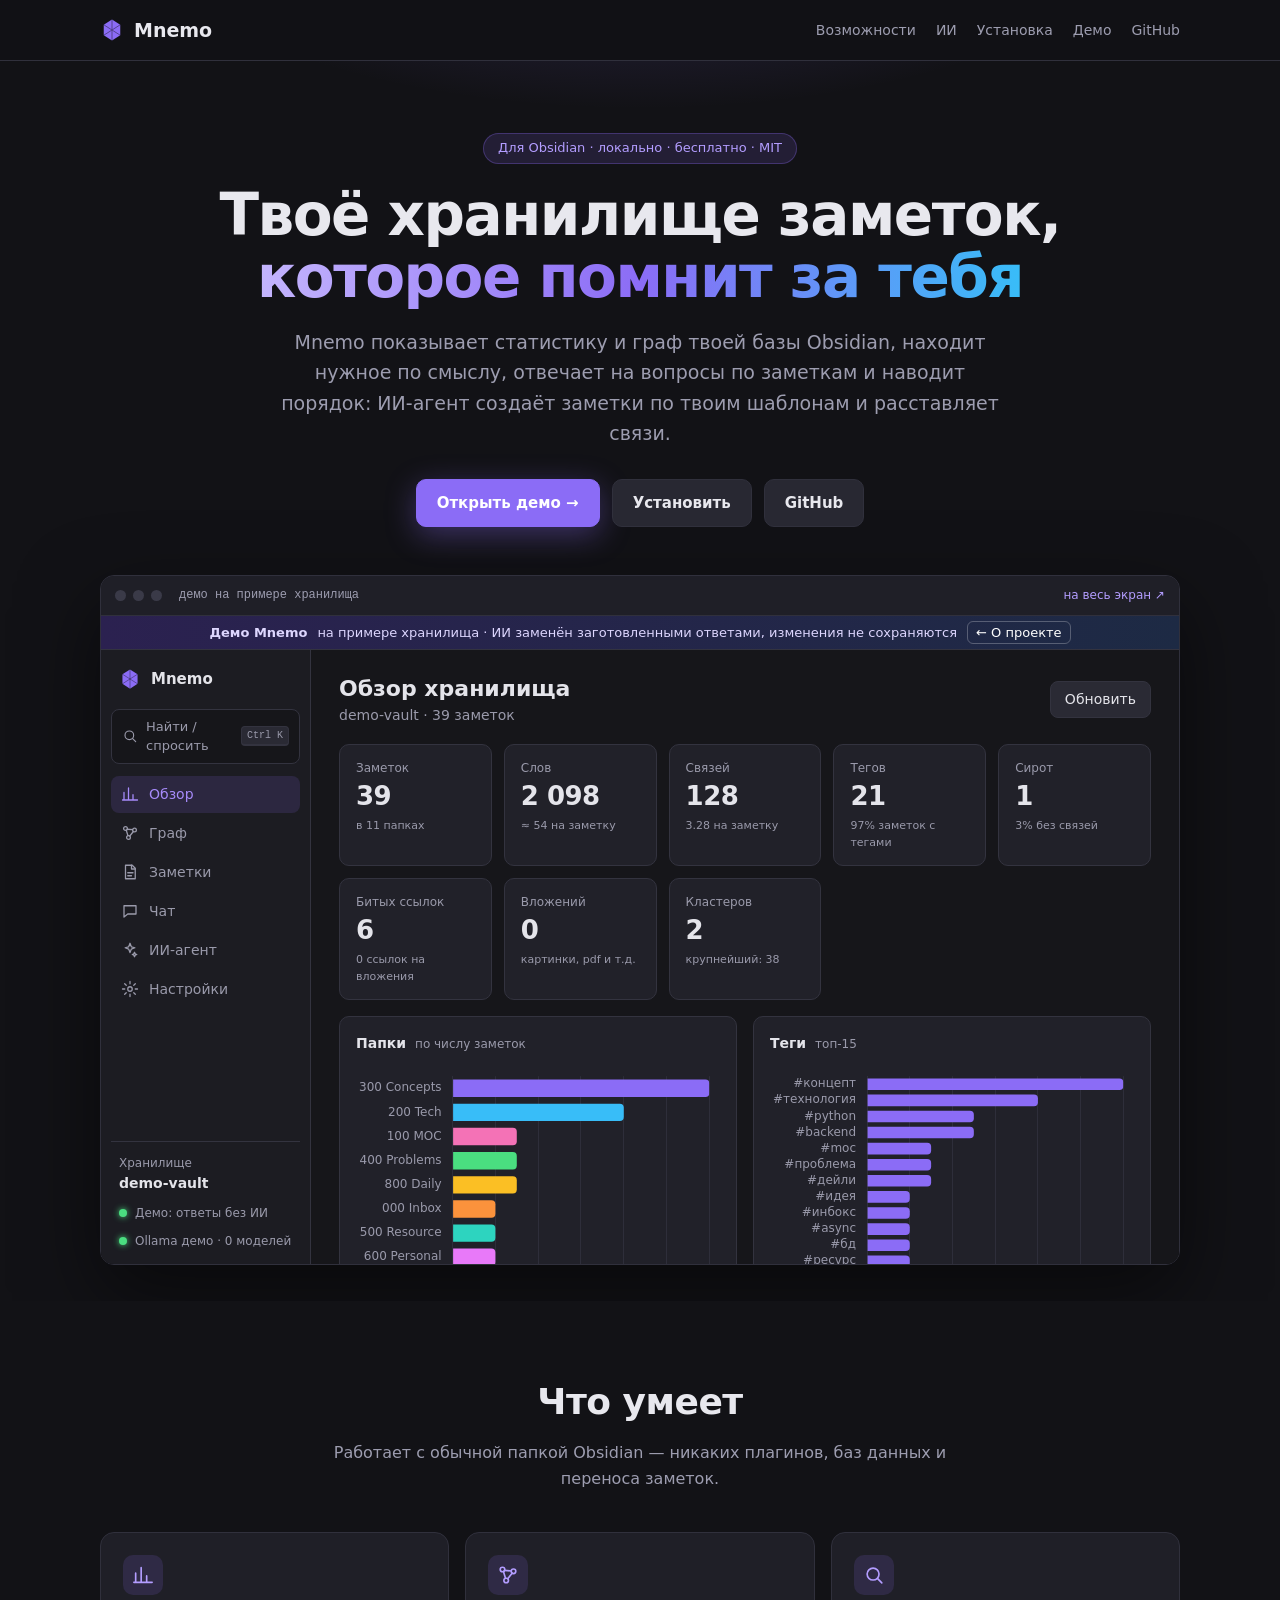
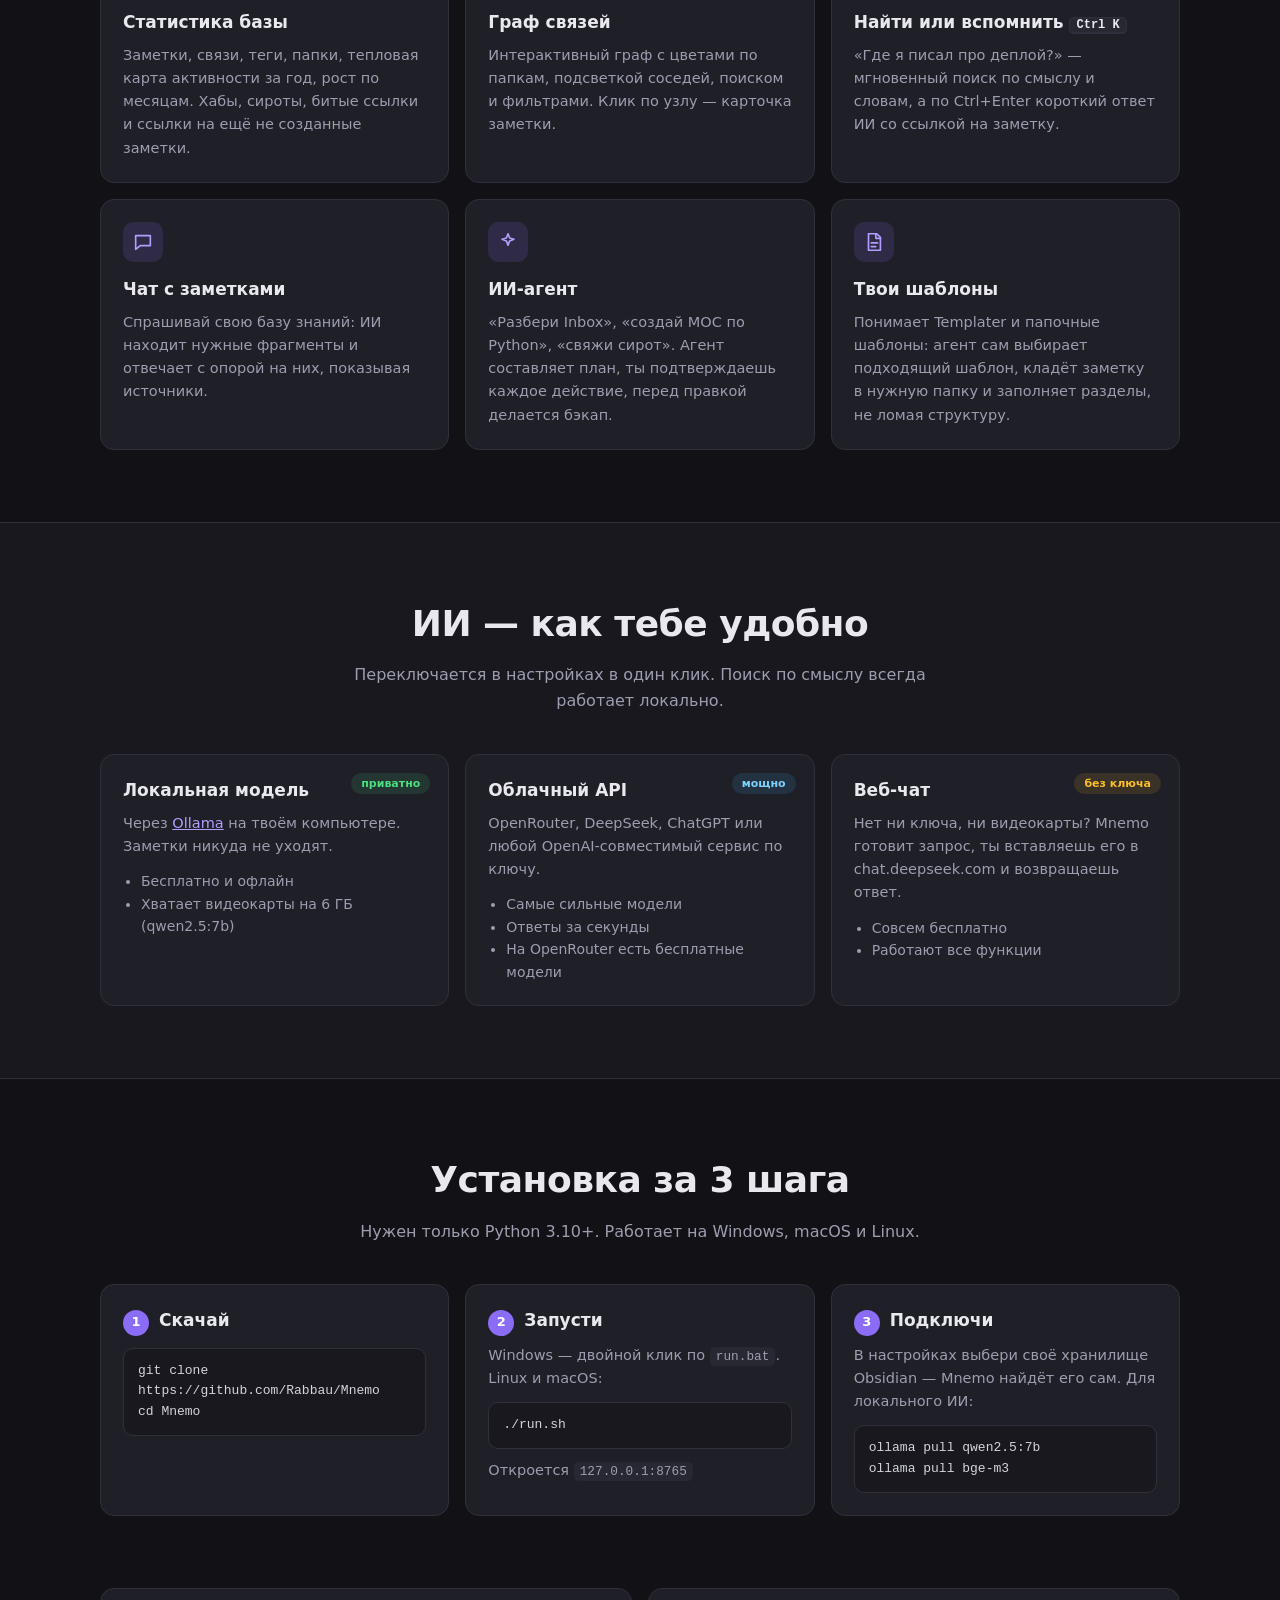
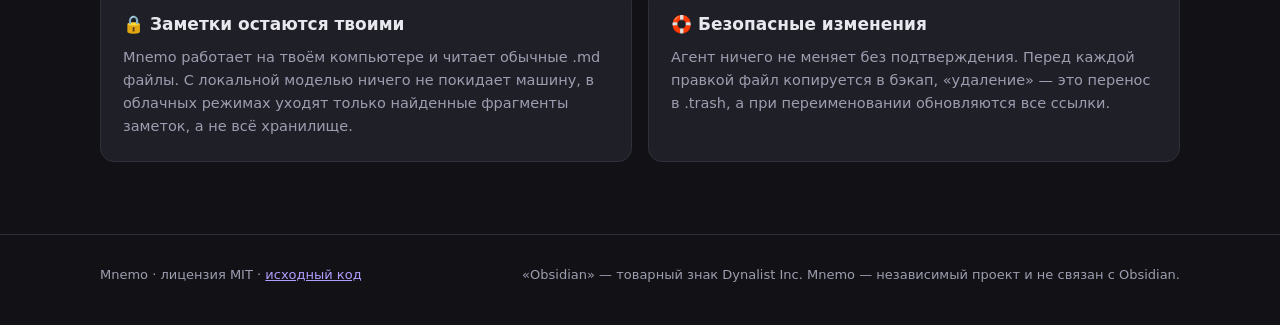
<file: docs/index.html>
<!doctype html>
<html lang="ru">
<head>
  <meta charset="utf-8">
  <meta name="viewport" content="width=device-width, initial-scale=1">
  <title>Mnemo — ИИ-помощник для хранилища Obsidian</title>
  <meta name="description" content="Mnemo — локальное приложение для заметок Obsidian: статистика, граф, поиск по смыслу, чат с заметками и ИИ-агент, который работает с твоими шаблонами.">
  <link rel="icon" href="data:image/svg+xml,<svg xmlns='http://www.w3.org/2000/svg' viewBox='0 0 32 32'><path d='M16 2 27 9v14l-11 7-11-7V9z' fill='%238b6cf6'/></svg>">
  <style>
    :root {
      --bg: #121216; --bg-2: #18181e; --panel: #1f1f27; --panel-2: #282832; --border: #30303c;
      --text: #e8e8ee; --muted: #9d9db0; --accent: #8b6cf6; --accent-2: #b39dff; --accent-bg: rgba(139,108,246,.14);
      --ok: #4ade80; --warn: #fbbf24; --radius: 14px;
      --font: "Segoe UI", system-ui, -apple-system, Roboto, sans-serif;
      --mono: "Cascadia Code", Consolas, ui-monospace, monospace;
    }
    * { box-sizing: border-box; }
    html { scroll-behavior: smooth; }
    body { margin: 0; background: var(--bg); color: var(--text); font: 16px/1.6 var(--font); }
    a { color: var(--accent-2); }
    code { font-family: var(--mono); font-size: .88em; background: var(--panel-2); padding: 2px 6px; border-radius: 5px; }
    .wrap { max-width: 1120px; margin: 0 auto; padding: 0 20px; }

    /* nav */
    nav { position: sticky; top: 0; z-index: 10; background: rgba(18,18,22,.85); backdrop-filter: blur(10px); border-bottom: 1px solid var(--border); }
    nav .wrap { display: flex; align-items: center; gap: 22px; height: 60px; }
    .logo { display: flex; align-items: center; gap: 10px; font-weight: 700; font-size: 19px; color: var(--text); text-decoration: none; }
    nav .links { display: flex; gap: 20px; margin-left: auto; }
    nav .links a { color: var(--muted); text-decoration: none; font-size: 14px; }
    nav .links a:hover { color: var(--text); }

    /* buttons */
    .btn { display: inline-flex; align-items: center; gap: 8px; padding: 11px 20px; border-radius: 10px; font-weight: 600; font-size: 15px;
      text-decoration: none; border: 1px solid var(--border); background: var(--panel-2); color: var(--text); transition: .15s; }
    .btn:hover { border-color: #4a4a5c; transform: translateY(-1px); }
    .btn.primary { background: var(--accent); border-color: var(--accent); color: #fff; box-shadow: 0 8px 30px rgba(139,108,246,.35); }
    .btn.primary:hover { background: #7c5ce8; }

    /* hero */
    .hero { padding: 72px 0 36px; text-align: center; position: relative; overflow: hidden; }
    .hero::before { content: ""; position: absolute; inset: -40% -10% auto; height: 640px; z-index: -1;
      background: radial-gradient(closest-side, rgba(139,108,246,.28), transparent 70%); }
    .pill { display: inline-block; font-size: 13px; color: var(--accent-2); background: var(--accent-bg); border: 1px solid rgba(139,108,246,.3);
      border-radius: 999px; padding: 4px 14px; margin-bottom: 20px; }
    h1 { font-size: clamp(34px, 6vw, 58px); line-height: 1.08; margin: 0 0 18px; letter-spacing: -1.5px; }
    h1 .grad { background: linear-gradient(90deg, #c4b5fd, #8b6cf6 50%, #38bdf8); -webkit-background-clip: text; background-clip: text; color: transparent; }
    .lead { font-size: clamp(16px, 2.2vw, 19px); color: var(--muted); max-width: 720px; margin: 0 auto 30px; }
    .cta { display: flex; gap: 12px; justify-content: center; flex-wrap: wrap; }

    /* live demo frame */
    .frame { margin: 48px auto 0; max-width: 1100px; border: 1px solid var(--border); border-radius: var(--radius); overflow: hidden;
      background: var(--bg-2); box-shadow: 0 30px 80px rgba(0,0,0,.5); text-align: left; }
    .frame-bar { display: flex; align-items: center; gap: 7px; padding: 10px 14px; border-bottom: 1px solid var(--border); background: var(--panel); }
    .frame-bar i { width: 11px; height: 11px; border-radius: 50%; background: #3a3a48; }
    .frame-bar span { margin-left: 10px; font-size: 12px; color: var(--muted); font-family: var(--mono); }
    .frame-bar a { margin-left: auto; font-size: 12px; text-decoration: none; }
    .frame iframe { display: block; width: 100%; height: min(72vh, 720px); border: 0; background: var(--bg); }

    /* sections */
    section { padding: 72px 0; }
    section h2 { font-size: clamp(26px, 4vw, 36px); margin: 0 0 10px; letter-spacing: -.5px; text-align: center; }
    section .sub { text-align: center; color: var(--muted); max-width: 640px; margin: 0 auto 40px; }
    .grid { display: grid; grid-template-columns: repeat(3, minmax(0, 1fr)); gap: 16px; }
    .card { background: var(--panel); border: 1px solid var(--border); border-radius: var(--radius); padding: 22px; }
    .card .ico { width: 40px; height: 40px; border-radius: 10px; display: grid; place-items: center; background: var(--accent-bg); color: var(--accent-2); margin-bottom: 14px; }
    .card .ico svg { width: 22px; height: 22px; fill: none; stroke: currentColor; stroke-width: 1.8; stroke-linecap: round; stroke-linejoin: round; }
    .card h3 { margin: 0 0 8px; font-size: 17px; }
    .card p { margin: 0; color: var(--muted); font-size: 14.5px; }
    .kbd { font-family: var(--mono); font-size: 12px; border: 1px solid var(--border); border-bottom-width: 2px; border-radius: 5px; padding: 0 6px; background: var(--panel-2); }

    .modes .card { position: relative; }
    .modes .tag { position: absolute; top: 18px; right: 18px; font-size: 11px; font-weight: 700; border-radius: 999px; padding: 2px 10px; }
    .tag.free { background: rgba(74,222,128,.12); color: var(--ok); }
    .tag.fast { background: rgba(56,189,248,.12); color: #7dd3fc; }
    .tag.easy { background: rgba(251,191,36,.12); color: var(--warn); }
    .modes ul { margin: 12px 0 0; padding-left: 18px; color: var(--muted); font-size: 14px; }

    .steps { display: grid; grid-template-columns: repeat(3, minmax(0, 1fr)); gap: 16px; counter-reset: s; }
    .step { counter-increment: s; }
    .step h3::before { content: counter(s); display: inline-grid; place-items: center; width: 26px; height: 26px; border-radius: 50%;
      background: var(--accent); color: #fff; font-size: 13px; margin-right: 10px; }
    /* commands wrap instead of scrolling: narrow cards would otherwise show a (light, native) scrollbar */
    pre { background: var(--bg-2); border: 1px solid var(--border); border-radius: 10px; padding: 12px 14px;
      white-space: pre-wrap; overflow-wrap: anywhere; font: 13px/1.6 var(--mono); color: #d4d4de; margin: 12px 0 0; }
    html { color-scheme: dark; }

    .privacy { display: grid; grid-template-columns: repeat(2, minmax(0, 1fr)); gap: 16px; }
    .privacy .card p + p { margin-top: 8px; }

    footer { border-top: 1px solid var(--border); padding: 30px 0 40px; color: var(--muted); font-size: 13px; }
    footer .wrap { display: flex; gap: 16px; flex-wrap: wrap; justify-content: space-between; }

    @media (max-width: 900px) {
      .grid, .steps { grid-template-columns: repeat(2, minmax(0, 1fr)); }
    }
    @media (max-width: 640px) {
      nav .links { display: none; }
      .grid, .steps, .privacy { grid-template-columns: minmax(0, 1fr); }
      .hero { padding-top: 48px; }
      section { padding: 52px 0; }
      .frame iframe { height: 70vh; }
    }
  </style>
</head>
<body>
<nav>
  <div class="wrap">
    <a class="logo" href="#"><svg viewBox="0 0 32 32" width="24" height="24"><path d="M16 2 27 9v14l-11 7-11-7V9z" fill="#8b6cf6"/><path d="M16 2v28M5 9l22 14M27 9 5 23" stroke="#121216" stroke-width="1.2" opacity=".5"/></svg>Mnemo</a>
    <div class="links">
      <a href="#features">Возможности</a>
      <a href="#modes">ИИ</a>
      <a href="#install">Установка</a>
      <a href="demo/">Демо</a>
      <a data-repo href="https://github.com/Rabbau/Mnemo">GitHub</a>
    </div>
  </div>
</nav>

<header class="hero">
  <div class="wrap">
    <div class="pill">Для Obsidian · локально · бесплатно · MIT</div>
    <h1>Твоё хранилище заметок,<br><span class="grad">которое помнит за тебя</span></h1>
    <p class="lead">Mnemo показывает статистику и граф твоей базы Obsidian, находит нужное по смыслу, отвечает на вопросы по заметкам и наводит порядок: ИИ-агент создаёт заметки по твоим шаблонам и расставляет связи.</p>
    <div class="cta">
      <a class="btn primary" href="demo/">Открыть демо →</a>
      <a class="btn" href="#install">Установить</a>
      <a class="btn" data-repo href="https://github.com/Rabbau/Mnemo">GitHub</a>
    </div>
    <div class="frame">
      <div class="frame-bar"><i></i><i></i><i></i><span>демо на примере хранилища</span><a href="demo/" target="_blank" rel="noopener">на весь экран ↗</a></div>
      <iframe src="demo/" title="Живое демо Mnemo" loading="lazy"></iframe>
    </div>
  </div>
</header>

<section id="features">
  <div class="wrap">
    <h2>Что умеет</h2>
    <p class="sub">Работает с обычной папкой Obsidian — никаких плагинов, баз данных и переноса заметок.</p>
    <div class="grid">
      <div class="card"><div class="ico"><svg viewBox="0 0 24 24"><path d="M4 20V10M10 20V4M16 20v-7M22 20H2"/></svg></div>
        <h3>Статистика базы</h3><p>Заметки, связи, теги, папки, тепловая карта активности за год, рост по месяцам. Хабы, сироты, битые ссылки и ссылки на ещё не созданные заметки.</p></div>
      <div class="card"><div class="ico"><svg viewBox="0 0 24 24"><circle cx="6" cy="6" r="2.5"/><circle cx="18" cy="8" r="2.5"/><circle cx="10" cy="18" r="2.5"/><path d="M8.2 7 15.6 7.6M7 8.3l2.3 7.3M16.5 10 11.7 16"/></svg></div>
        <h3>Граф связей</h3><p>Интерактивный граф с цветами по папкам, подсветкой соседей, поиском и фильтрами. Клик по узлу — карточка заметки.</p></div>
      <div class="card"><div class="ico"><svg viewBox="0 0 24 24"><circle cx="11" cy="11" r="6.5"/><path d="m16 16 4.5 4.5"/></svg></div>
        <h3>Найти или вспомнить <span class="kbd">Ctrl K</span></h3><p>«Где я писал про деплой?» — мгновенный поиск по смыслу и словам, а по Ctrl+Enter короткий ответ ИИ со ссылкой на заметку.</p></div>
      <div class="card"><div class="ico"><svg viewBox="0 0 24 24"><path d="M4 5h16v11H9l-5 4z"/></svg></div>
        <h3>Чат с заметками</h3><p>Спрашивай свою базу знаний: ИИ находит нужные фрагменты и отвечает с опорой на них, показывая источники.</p></div>
      <div class="card"><div class="ico"><svg viewBox="0 0 24 24"><path d="M12 3l1.8 4.7L18.5 9l-4.7 1.8L12 15.5l-1.8-4.7L5.5 9l4.7-1.3z"/></svg></div>
        <h3>ИИ-агент</h3><p>«Разбери Inbox», «создай MOC по Python», «свяжи сирот». Агент составляет план, ты подтверждаешь каждое действие, перед правкой делается бэкап.</p></div>
      <div class="card"><div class="ico"><svg viewBox="0 0 24 24"><path d="M6 3h9l4 4v14H6z"/><path d="M14 3v5h5M9 13h7M9 17h5"/></svg></div>
        <h3>Твои шаблоны</h3><p>Понимает Templater и папочные шаблоны: агент сам выбирает подходящий шаблон, кладёт заметку в нужную папку и заполняет разделы, не ломая структуру.</p></div>
    </div>
  </div>
</section>

<section id="modes" style="background: var(--bg-2); border-block: 1px solid var(--border);">
  <div class="wrap">
    <h2>ИИ — как тебе удобно</h2>
    <p class="sub">Переключается в настройках в один клик. Поиск по смыслу всегда работает локально.</p>
    <div class="grid modes">
      <div class="card"><span class="tag free">приватно</span><h3>Локальная модель</h3>
        <p>Через <a href="https://ollama.com" target="_blank" rel="noopener">Ollama</a> на твоём компьютере. Заметки никуда не уходят.</p>
        <ul><li>Бесплатно и офлайн</li><li>Хватает видеокарты на 6 ГБ (qwen2.5:7b)</li></ul></div>
      <div class="card"><span class="tag fast">мощно</span><h3>Облачный API</h3>
        <p>OpenRouter, DeepSeek, ChatGPT или любой OpenAI-совместимый сервис по ключу.</p>
        <ul><li>Самые сильные модели</li><li>Ответы за секунды</li><li>На OpenRouter есть бесплатные модели</li></ul></div>
      <div class="card"><span class="tag easy">без ключа</span><h3>Веб-чат</h3>
        <p>Нет ни ключа, ни видеокарты? Mnemo готовит запрос, ты вставляешь его в chat.deepseek.com и возвращаешь ответ.</p>
        <ul><li>Совсем бесплатно</li><li>Работают все функции</li></ul></div>
    </div>
  </div>
</section>

<section id="install">
  <div class="wrap">
    <h2>Установка за 3 шага</h2>
    <p class="sub">Нужен только Python 3.10+. Работает на Windows, macOS и Linux.</p>
    <div class="steps">
      <div class="card step"><h3>Скачай</h3>
        <pre>git clone <span data-repo-text>https://github.com/Rabbau/Mnemo</span>
cd Mnemo</pre></div>
      <div class="card step"><h3>Запусти</h3>
        <p>Windows — двойной клик по <code>run.bat</code>. Linux и macOS:</p>
        <pre>./run.sh</pre>
        <p style="margin-top:10px">Откроется <code>127.0.0.1:8765</code></p></div>
      <div class="card step"><h3>Подключи</h3>
        <p>В настройках выбери своё хранилище Obsidian — Mnemo найдёт его сам. Для локального ИИ:</p>
        <pre>ollama pull qwen2.5:7b
ollama pull bge-m3</pre></div>
    </div>
  </div>
</section>

<section style="padding-top: 0;">
  <div class="wrap privacy">
    <div class="card"><h3>🔒 Заметки остаются твоими</h3>
      <p>Mnemo работает на твоём компьютере и читает обычные .md файлы. С локальной моделью ничего не покидает машину, в облачных режимах уходят только найденные фрагменты заметок, а не всё хранилище.</p></div>
    <div class="card"><h3>🛟 Безопасные изменения</h3>
      <p>Агент ничего не меняет без подтверждения. Перед каждой правкой файл копируется в бэкап, «удаление» — это перенос в .trash, а при переименовании обновляются все ссылки.</p></div>
  </div>
</section>

<footer>
  <div class="wrap">
    <span>Mnemo · лицензия MIT · <a data-repo href="https://github.com/Rabbau/Mnemo">исходный код</a></span>
    <span>«Obsidian» — товарный знак Dynalist Inc. Mnemo — независимый проект и не связан с Obsidian.</span>
  </div>
</footer>

<script>
  // Адрес репозитория на GitHub — поменяй на свой, и он подставится во все ссылки на странице.
  const REPO_URL = "https://github.com/Rabbau/Mnemo";
  document.querySelectorAll("[data-repo]").forEach((a) => (a.href = REPO_URL));
  document.querySelectorAll("[data-repo-text]").forEach((s) => (s.textContent = REPO_URL));
</script>
</body>
</html>
</file>
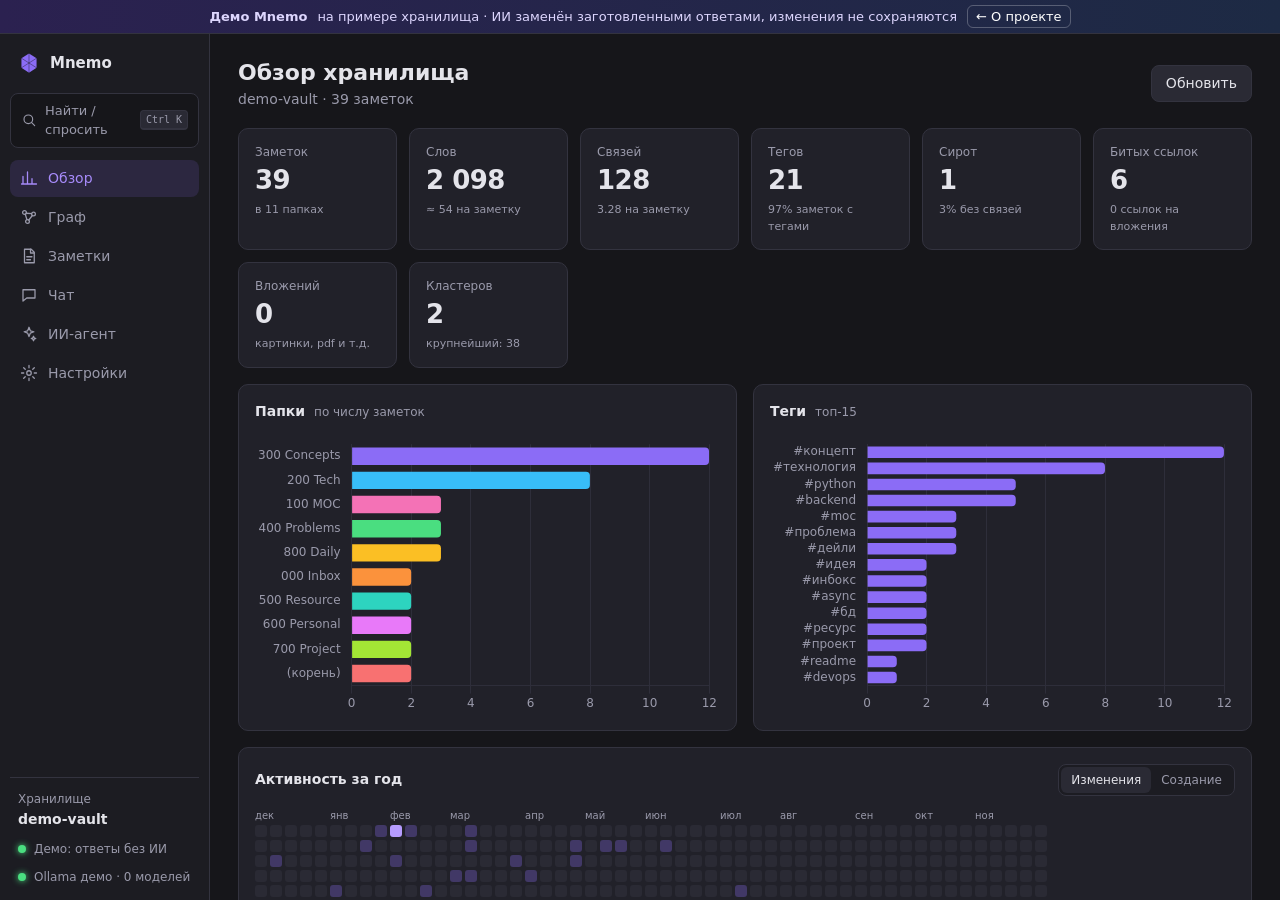
<file: docs/demo/index.html>
<!doctype html>
<html lang="ru">
<head>
  <meta charset="utf-8">
  <meta name="viewport" content="width=device-width, initial-scale=1">
  <title>Mnemo — демо</title>
  <link rel="icon" href="data:image/svg+xml,<svg xmlns='http://www.w3.org/2000/svg' viewBox='0 0 32 32'><path d='M16 2 27 9v14l-11 7-11-7V9z' fill='%238b6cf6'/></svg>">
  <link rel="stylesheet" href="style.css">
  <link rel="stylesheet" href="demo.css">
  <script src="vendor/chart.umd.min.js"></script>
  <script src="vendor/force-graph.min.js"></script>
  <script src="vendor/marked.min.js"></script>
  <script src="vendor/purify.min.js"></script>
</head>
<body class="demo">
<div class="demo-banner">
  <b>Демо Mnemo</b> на примере хранилища · ИИ заменён заготовленными ответами, изменения не сохраняются
  <a href="../" target="_top">← О проекте</a>
</div>
<div class="app">
  <aside class="sidebar">
    <div class="brand">
      <svg viewBox="0 0 32 32" width="22" height="22"><path d="M16 2 27 9v14l-11 7-11-7V9z" fill="var(--accent)"/><path d="M16 2v28M5 9l22 14M27 9 5 23" stroke="var(--bg)" stroke-width="1.2" opacity=".5"/></svg>
      <span>Mnemo</span>
    </div>
    <button class="find-btn" id="btn-open-palette" title="Найти заметку или спросить ИИ">
      <svg viewBox="0 0 24 24"><circle cx="11" cy="11" r="6.5"/><path d="m16 16 4.5 4.5"/></svg>
      <span>Найти / спросить</span><kbd>Ctrl K</kbd>
    </button>
    <nav>
      <button class="nav-item active" data-view="dashboard">
        <svg viewBox="0 0 24 24"><path d="M4 20V10M10 20V4M16 20v-7M22 20H2"/></svg>Обзор</button>
      <button class="nav-item" data-view="graph">
        <svg viewBox="0 0 24 24"><circle cx="6" cy="6" r="2.5"/><circle cx="18" cy="8" r="2.5"/><circle cx="10" cy="18" r="2.5"/><path d="M8.2 7 15.6 7.6M7 8.3l2.3 7.3M16.5 10 11.7 16"/></svg>Граф</button>
      <button class="nav-item" data-view="notes">
        <svg viewBox="0 0 24 24"><path d="M6 3h9l4 4v14H6z"/><path d="M14 3v5h5M9 13h7M9 17h5"/></svg>Заметки</button>
      <button class="nav-item" data-view="chat">
        <svg viewBox="0 0 24 24"><path d="M4 5h16v11H9l-5 4z"/></svg>Чат</button>
      <button class="nav-item" data-view="tools">
        <svg viewBox="0 0 24 24"><path d="M12 3l1.8 4.7L18.5 9l-4.7 1.8L12 15.5l-1.8-4.7L5.5 9l4.7-1.3zM18 15l.9 2.1L21 18l-2.1.9L18 21l-.9-2.1L15 18l2.1-.9z"/></svg>ИИ-агент</button>
      <button class="nav-item" data-view="settings">
        <svg viewBox="0 0 24 24"><circle cx="12" cy="12" r="3"/><path d="M12 2v3M12 19v3M2 12h3M19 12h3M4.9 4.9 7 7M17 17l2.1 2.1M4.9 19.1 7 17M17 7l2.1-2.1"/></svg>Настройки</button>
    </nav>
    <div class="sidebar-footer">
      <div class="vault-label"><span class="muted small">Хранилище</span><div id="vault-name">не выбрано</div></div>
      <div class="status" title="Модель для чата"><span id="llm-dot" class="dot"></span><span id="llm-label">Чат…</span></div>
      <div class="status" title="Статус Ollama (поиск)"><span id="ollama-dot" class="dot"></span><span id="ollama-label">Ollama…</span></div>
    </div>
  </aside>

  <main>
    <!-- ============================== DASHBOARD -->
    <section id="view-dashboard" class="view active">
      <header class="view-header">
        <div><h1>Обзор хранилища</h1><div class="muted" id="dash-sub"></div></div>
        <button id="btn-refresh-stats" class="btn">Обновить</button>
      </header>
      <div id="dash-content">
        <div class="kpis" id="kpis"></div>
        <div class="grid-2">
          <div class="card"><h3>Папки <span class="muted small">по числу заметок</span></h3><div class="chart-box"><canvas id="chart-folders"></canvas></div></div>
          <div class="card"><h3>Теги <span class="muted small">топ-15</span></h3><div class="chart-box"><canvas id="chart-tags"></canvas></div></div>
        </div>
        <div class="card">
          <div class="card-head">
            <h3>Активность за год</h3>
            <div class="seg" id="heat-mode"><button data-mode="modified" class="active">Изменения</button><button data-mode="created">Создание</button></div>
          </div>
          <div id="heatmap" class="heatmap-wrap"></div>
        </div>
        <div class="grid-2">
          <div class="card"><h3>Рост базы <span class="muted small">по месяцам</span></h3><div class="chart-box"><canvas id="chart-growth"></canvas></div></div>
          <div class="card"><h3>Здоровье связей</h3><div id="link-health" class="health"></div></div>
        </div>
        <div class="grid-3">
          <div class="card"><h3>Хабы <span class="muted small">всего связей</span></h3><div id="list-hubs" class="list"></div></div>
          <div class="card"><h3>На них ссылаются <span class="muted small">входящие</span></h3><div id="list-linked" class="list"></div></div>
          <div class="card"><h3>Самые большие <span class="muted small">слов</span></h3><div id="list-largest" class="list"></div></div>
        </div>
        <div class="grid-3">
          <div class="card"><h3>Сироты <span class="muted small">без связей</span></h3><div id="list-orphans" class="list scroll"></div></div>
          <div class="card"><h3>Битые ссылки</h3><div id="list-broken" class="list scroll"></div></div>
          <div class="card"><h3>Ссылаются, но заметки нет <span class="muted small">кандидаты на новые заметки</span></h3><div id="list-unresolved" class="list scroll"></div></div>
        </div>
        <div class="card"><h3>Все папки</h3><div class="table-wrap"><table id="table-folders"></table></div></div>
      </div>
    </section>

    <!-- ============================== GRAPH -->
    <section id="view-graph" class="view view-full">
      <header class="view-header">
        <h1>Граф связей</h1>
        <div class="toolbar">
          <input id="graph-search" type="search" placeholder="Найти заметку…">
          <select id="graph-folder"><option value="">Все папки</option></select>
          <label class="check"><input type="checkbox" id="graph-orphans" checked> Сироты</label>
          <label class="check"><input type="checkbox" id="graph-labels" checked> Подписи</label>
          <button class="btn" id="btn-graph-fit">Вписать</button>
        </div>
      </header>
      <div class="graph-wrap">
        <div id="graph"></div>
        <div id="graph-legend" class="legend"></div>
        <div id="graph-info" class="graph-info hidden"></div>
      </div>
    </section>

    <!-- ============================== NOTES -->
    <section id="view-notes" class="view view-full">
      <div class="notes-layout">
        <div class="notes-list-pane">
          <div class="row tight">
            <input id="notes-search" type="search" placeholder="Поиск по тексту заметок…">
            <button class="btn accent" id="btn-new-note" title="Новая заметка по шаблону">+ Новая</button>
          </div>
          <div class="row tight">
            <select id="notes-folder"><option value="">Все папки</option></select>
            <select id="notes-sort">
              <option value="mtime">Недавние</option>
              <option value="title">По имени</option>
              <option value="words">По размеру</option>
              <option value="links">По связям</option>
            </select>
          </div>
          <div id="notes-count" class="muted small"></div>
          <div id="notes-list" class="notes-list"></div>
        </div>
        <div class="note-pane" id="note-pane">
          <div id="note-empty" class="empty">
            <svg viewBox="0 0 24 24" width="40" height="40"><path d="M6 3h9l4 4v14H6z"/><path d="M14 3v5h5"/></svg>
            <div>Выбери заметку слева</div>
          </div>
          <div id="note-view" class="hidden">
            <div class="note-head">
              <div class="note-head-main">
                <div id="note-path" class="muted small"></div>
                <h1 id="note-title"></h1>
                <div id="note-meta" class="muted small"></div>
                <div id="note-tags" class="chips"></div>
              </div>
              <div class="note-actions">
                <button class="btn" id="btn-note-edit">Редактировать</button>
                <button class="btn" id="btn-note-move">Переместить</button>
                <a class="btn" id="btn-note-obsidian">Открыть в Obsidian</a>
              </div>
            </div>
            <div class="ai-bar">
              <span class="ai-bar-label">ИИ</span>
              <button class="btn accent" id="btn-ai-summary">Кратко</button>
              <button class="btn accent" id="btn-ai-suggest">Теги, связи и папка</button>
              <button class="btn" id="btn-ai-similar">Похожие заметки</button>
            </div>
            <div id="ai-panel" class="ai-panel hidden"></div>
            <div id="note-body" class="markdown"></div>
            <div id="note-editor" class="hidden">
              <textarea id="note-textarea" spellcheck="false"></textarea>
              <div class="row"><button class="btn accent" id="btn-note-save">Сохранить</button><button class="btn" id="btn-note-cancel">Отмена</button></div>
            </div>
            <div class="grid-2 links-block">
              <div class="card"><h3>Обратные ссылки <span id="bl-count" class="muted small"></span></h3><div id="note-backlinks" class="list"></div></div>
              <div class="card"><h3>Исходящие ссылки <span id="ol-count" class="muted small"></span></h3><div id="note-outlinks" class="list"></div></div>
            </div>
          </div>
        </div>
      </div>
    </section>

    <!-- ============================== CHAT -->
    <section id="view-chat" class="view view-full">
      <div class="chat-layout">
        <header class="view-header">
          <h1>Чат с базой знаний</h1>
          <div class="toolbar">
            <label class="check"><input type="checkbox" id="chat-rag" checked> Искать в заметках</label>
            <select id="chat-folder"><option value="">Во всём хранилище</option></select>
            <button class="btn" id="btn-chat-clear">Новый чат</button>
          </div>
        </header>
        <div id="chat-messages" class="chat-messages"></div>
        <form id="chat-form" class="chat-form">
          <textarea id="chat-input" rows="2" placeholder="Спроси что-нибудь о своих заметках… (Enter — отправить, Shift+Enter — новая строка)"></textarea>
          <button class="btn accent" id="chat-send" type="submit">Отправить</button>
        </form>
      </div>
    </section>

    <!-- ============================== TOOLS -->
    <section id="view-tools" class="view">
      <header class="view-header"><div><h1>ИИ-агент</h1><div class="muted">Управление базой на естественном языке. Каждое изменение нужно подтвердить; перед правкой файлы копируются в <code>data/backups</code>.</div></div></header>
      <div class="card">
        <h3>Задание для агента</h3>
        <textarea id="agent-input" rows="3" placeholder="Например: разложи заметки из папки «Входящие» по подходящим папкам и добавь им теги"></textarea>
        <div class="row">
          <button class="btn accent" id="btn-agent-plan">Составить план</button>
          <div class="examples" id="agent-examples"></div>
        </div>
        <div id="agent-plan"></div>
      </div>
      <div class="grid-2">
        <div class="card">
          <h3>Новая заметка с ИИ</h3>
          <input id="gen-title" placeholder="Название заметки (например: Замыкание)">
          <div class="row tight gen-row">
            <select id="gen-template" title="Шаблон"></select>
            <select id="gen-folder" title="Папка"></select>
          </div>
          <div id="gen-template-hint" class="muted small"></div>
          <textarea id="gen-prompt" rows="3" placeholder="Что должно быть в заметке? Например: объясни простыми словами, с примером на JS"></textarea>
          <label class="check"><input type="checkbox" id="gen-context" checked> Использовать мои заметки как контекст и ставить на них ссылки</label>
          <div class="row"><button class="btn accent" id="btn-gen">Сгенерировать</button></div>
          <div id="gen-sources" class="muted small"></div>
          <textarea id="gen-output" rows="14" class="hidden" spellcheck="false"></textarea>
          <div class="row hidden" id="gen-save-row"><span class="muted small" id="gen-save-path"></span><button class="btn accent" id="btn-gen-save">Сохранить в хранилище</button></div>
        </div>
        <div class="card">
          <h3>Сводка по папке</h3>
          <div class="row"><select id="sum-folder"></select><button class="btn accent" id="btn-sum-folder">Сделать сводку</button></div>
          <div id="sum-output" class="markdown"></div>
        </div>
      </div>
    </section>

    <!-- ============================== SETTINGS -->
    <section id="view-settings" class="view">
      <header class="view-header"><h1>Настройки</h1></header>
      <div class="card">
        <h3>Хранилище Obsidian</h3>
        <label for="set-vault">Путь к папке хранилища</label>
        <div class="row"><input id="set-vault" placeholder="C:\Users\...\Documents\MyVault"><button class="btn accent" id="btn-save-vault">Подключить</button></div>
        <div id="detected-vaults" class="detected"></div>
      </div>
      <div class="card">
        <div class="card-head">
          <h3>Модель для чата, агента и шаблонов</h3>
          <div class="seg" id="provider-seg"><button data-p="ollama">Локальная (Ollama)</button><button data-p="cloud">Облачная (API)</button><button data-p="manual">Веб-чат (бесплатно)</button></div>
        </div>
        <div id="prov-manual" class="hidden">
          <div class="help" style="margin-top:0">
            <h4>Без ключа и без своей модели</h4>
            <ol>
              <li>Когда нужен ИИ, приложение покажет готовый запрос — нажми «Скопировать».</li>
              <li>Вставь его в <b>chat.deepseek.com</b>, <b>chatgpt.com</b> или любой другой чат.</li>
              <li>Скопируй ответ <b>кнопкой копирования под ответом</b> (так сохранится разметка) и вставь обратно.</li>
            </ol>
            <div class="muted small" style="margin-top:6px">Работают все функции: чат, быстрый ответ, агент, шаблоны, подсказки. Сложные сценарии (агент с шаблонами) займут несколько шагов. Поиск по заметкам — по словам (по смыслу, если запущена Ollama с индексом).</div>
          </div>
        </div>
        <div id="prov-ollama">
          <label for="set-chat-model">Модель Ollama</label>
          <input id="set-chat-model" list="models-chat" placeholder="авто: первая доступная">
          <div class="muted small" style="margin-top:6px">Бесплатно и приватно: заметки не покидают компьютер.</div>
        </div>
        <div id="prov-cloud" class="hidden">
          <div class="grid-2">
            <div><label for="set-cloud-preset">Провайдер</label><select id="set-cloud-preset" style="width:100%"></select></div>
            <div><label for="set-cloud-url">Адрес API</label><input id="set-cloud-url" placeholder="https://…/v1"></div>
          </div>
          <label for="set-cloud-key">API-ключ <a id="cloud-keys-link" target="_blank" rel="noopener" class="small"></a></label>
          <div class="row tight"><input id="set-cloud-key" type="password" autocomplete="off" placeholder="вставь ключ"><button class="btn small danger hidden" id="btn-clear-key" title="Удалить сохранённый ключ">Удалить ключ</button></div>
          <label for="set-cloud-model">Модель</label>
          <div class="row tight"><input id="set-cloud-model" list="models-cloud" placeholder=""><label class="check hidden" id="cloud-free-wrap"><input type="checkbox" id="cloud-free-only"> только бесплатные</label></div>
          <datalist id="models-cloud"></datalist>
          <div class="cloud-warn">Фрагменты твоих заметок, по которым отвечает ИИ, будут отправляться на сервер провайдера. Поиск и индекс остаются локальными (Ollama).</div>
        </div>
        <div id="llm-info"></div>
        <div class="grid-2">
          <div><label for="set-temperature">Температура (0 — строго, 1 — креативно)</label><input type="number" step="0.1" min="0" max="2" id="set-temperature"></div>
          <div><label for="set-chunks">Фрагментов заметок в контексте чата</label><input type="number" min="1" max="20" id="set-chunks"></div>
        </div>
        <div class="grid-2">
          <div><label for="set-ctx">Размер контекста локальной модели, токенов (8192 — для видеокарты на 6 ГБ)</label><input type="number" min="2048" max="131072" step="1024" id="set-ctx"></div>
          <div></div>
        </div>
        <div class="row"><button class="btn accent" id="btn-save-ai">Сохранить и проверить</button></div>
      </div>
      <div class="card">
        <h3>Ollama <span class="muted small">локально: поиск по смыслу (эмбеддинги) и локальная чат-модель</span></h3>
        <label for="set-ollama-url">Адрес сервера</label>
        <div class="row"><input id="set-ollama-url" placeholder="http://127.0.0.1:11434"><button class="btn" id="btn-check-ollama">Проверить</button></div>
        <div id="ollama-info"></div>
        <label for="set-embed-model">Модель эмбеддингов (для поиска)</label><input id="set-embed-model" list="models-embed" placeholder="bge-m3">
        <datalist id="models-chat"></datalist><datalist id="models-embed"></datalist>
        <div class="row"><button class="btn accent" id="btn-save-ollama">Сохранить</button></div>
        <div id="ollama-help" class="help hidden">
          <h4>Как установить Ollama</h4>
          <ol>
            <li>Скачай и установи с <b>ollama.com/download</b></li>
            <li>Скачай чат-модель, например: <code>ollama pull qwen2.5:7b</code> (хорошо понимает русский; для слабого ПК — <code>qwen2.5:3b</code>)</li>
            <li>Скачай модель для поиска: <code>ollama pull nomic-embed-text</code> (или <code>bge-m3</code> — лучше для русского)</li>
            <li>Нажми «Проверить»</li>
          </ol>
        </div>
      </div>
      <div class="card">
        <h3>Семантический индекс</h3>
        <p class="muted">Индекс нужен для умного поиска в чате, похожих заметок и подсказок связей. Без него используется обычный поиск по словам. Обновление индексирует только изменённые заметки.</p>
        <div id="index-status"></div>
        <div class="progress hidden" id="index-progress"><div></div></div>
        <div class="row">
          <button class="btn accent" id="btn-build-index">Обновить индекс</button>
          <button class="btn" id="btn-rebuild-index">Пересоздать с нуля</button>
        </div>
      </div>
    </section>
  </main>
</div>

<div id="palette" class="palette hidden">
  <div class="palette-box" role="dialog" aria-label="Найти или спросить">
    <div class="palette-input">
      <svg viewBox="0 0 24 24"><circle cx="11" cy="11" r="6.5"/><path d="m16 16 4.5 4.5"/></svg>
      <input id="pal-input" autocomplete="off" placeholder="Найди заметку или спроси: «где я писал про деплой?»">
      <kbd>Esc</kbd>
    </div>
    <div id="pal-answer" class="palette-answer hidden"></div>
    <div id="pal-results" class="palette-results"></div>
    <div class="palette-foot"><span>↑↓ выбрать</span><span>Enter открыть</span><span>Ctrl+Enter спросить ИИ</span><span id="pal-method"></span></div>
  </div>
</div>

<div id="manual" class="modal hidden">
  <div class="modal-box manual-box" role="dialog" aria-label="Запрос для веб-чата">
    <div class="manual-head"><span class="manual-step" id="manual-step"></span><h3 id="manual-title"></h3></div>
    <div class="manual-cols">
      <div class="manual-col">
        <div class="manual-label">1. Скопируй запрос <span class="muted small" id="manual-size"></span></div>
        <textarea id="manual-prompt" readonly spellcheck="false"></textarea>
        <div class="row tight">
          <button class="btn accent" id="manual-copy">Скопировать</button>
          <a class="btn" href="https://chat.deepseek.com/" target="_blank" rel="noopener">Открыть DeepSeek ↗</a>
          <a class="btn" href="https://chatgpt.com/" target="_blank" rel="noopener">ChatGPT ↗</a>
        </div>
      </div>
      <div class="manual-col">
        <div class="manual-label">2. Вставь ответ <span class="muted small" id="manual-expects"></span></div>
        <textarea id="manual-answer" spellcheck="false" placeholder="Вставь сюда ответ чата целиком"></textarea>
        <div id="manual-error" class="err-text small"></div>
      </div>
    </div>
    <div class="row end">
      <button class="btn" id="manual-cancel">Отмена</button>
      <button class="btn hidden" id="manual-skip" title="Оставить шаблон незаполненным">Пропустить</button>
      <button class="btn accent" id="manual-ok">Продолжить</button>
    </div>
  </div>
</div>

<div id="modal" class="modal hidden"><div class="modal-box"><h3 id="modal-title"></h3><div id="modal-body"></div><div class="row end" id="modal-actions"></div></div></div>
<div id="toasts"></div>
<script src="data.js"></script>
<script src="demo-api.js"></script>
<script src="app.js"></script>
</body>
</html>
</file>
<file: docs/demo/style.css>
:root {
  --bg: #16161a;
  --bg-2: #1c1c22;
  --panel: #212129;
  --panel-2: #2a2a34;
  --border: #33333f;
  --text: #e4e4ea;
  --muted: #9a9aab;
  --accent: #8b6cf6;
  --accent-2: #a78bfa;
  --accent-bg: rgba(139, 108, 246, .14);
  --ok: #4ade80;
  --warn: #fbbf24;
  --err: #f87171;
  --radius: 10px;
  --font: "Segoe UI", system-ui, -apple-system, Roboto, sans-serif;
  --mono: "Cascadia Code", Consolas, ui-monospace, monospace;
}
* { box-sizing: border-box; }
html, body { margin: 0; height: 100%; background: var(--bg); color: var(--text); font: 14px/1.5 var(--font); }
button, input, select, textarea { font: inherit; color: inherit; }
code { font-family: var(--mono); font-size: .9em; background: var(--panel-2); padding: 1px 5px; border-radius: 4px; }
.hidden { display: none !important; }
.muted { color: var(--muted); }
.small { font-size: 12px; }
h1 { font-size: 22px; margin: 0; font-weight: 650; }
h3 { font-size: 14px; margin: 0 0 12px; font-weight: 600; }
h3 .small { font-weight: 400; margin-left: 4px; }
svg { fill: none; stroke: currentColor; stroke-width: 1.7; stroke-linecap: round; stroke-linejoin: round; }

/* ---------- layout */
.app { display: flex; height: 100vh; }
.sidebar { width: 210px; flex-shrink: 0; background: var(--bg-2); border-right: 1px solid var(--border); display: flex; flex-direction: column; padding: 14px 10px; }
.brand { display: flex; align-items: center; gap: 10px; font-weight: 650; font-size: 15px; padding: 4px 8px 18px; }
.brand svg { stroke: none; }
nav { display: flex; flex-direction: column; gap: 2px; }
.nav-item { display: flex; align-items: center; gap: 10px; background: none; border: 0; padding: 8px 10px; border-radius: 8px; cursor: pointer; color: var(--muted); text-align: left; }
.nav-item svg { width: 18px; height: 18px; }
.nav-item:hover { background: var(--panel); color: var(--text); }
.nav-item.active { background: var(--accent-bg); color: var(--accent-2); }
.sidebar-footer { margin-top: auto; padding: 10px 8px 0; border-top: 1px solid var(--border); display: flex; flex-direction: column; gap: 10px; }
#vault-name { font-weight: 600; word-break: break-all; }
.status { display: flex; align-items: center; gap: 8px; font-size: 12px; color: var(--muted); }
.dot { width: 8px; height: 8px; border-radius: 50%; background: var(--muted); flex-shrink: 0; }
.dot.ok { background: var(--ok); box-shadow: 0 0 6px var(--ok); }
.dot.err { background: var(--err); }

main { flex: 1; min-width: 0; overflow: auto; }
.view { display: none; padding: 22px 28px 40px; max-width: 1400px; margin: 0 auto; }
.view.active { display: block; }
.view.view-full.active { display: flex; flex-direction: column; height: 100vh; max-width: none; padding-bottom: 16px; }
.view-header { display: flex; align-items: center; justify-content: space-between; gap: 16px; margin-bottom: 18px; flex-wrap: wrap; }
.toolbar { display: flex; gap: 8px; align-items: center; flex-wrap: wrap; }

.card { background: var(--panel); border: 1px solid var(--border); border-radius: var(--radius); padding: 16px; margin-bottom: 16px; min-width: 0; }
.card-head { display: flex; align-items: center; justify-content: space-between; margin-bottom: 8px; }
.card-head h3 { margin: 0; }
.grid-2 { display: grid; grid-template-columns: repeat(2, minmax(0, 1fr)); gap: 16px; }
.grid-3 { display: grid; grid-template-columns: repeat(3, minmax(0, 1fr)); gap: 16px; }
.grid-2 > .card, .grid-3 > .card { margin-bottom: 0; }
.grid-2, .grid-3 { margin-bottom: 16px; }
.row { display: flex; gap: 8px; align-items: center; margin-top: 10px; flex-wrap: wrap; }
.row.tight { margin-top: 0; }
.row.end { justify-content: flex-end; }
.row > input, .row > select { flex: 1; min-width: 0; }
@media (max-width: 1100px) { .grid-3 { grid-template-columns: 1fr 1fr; } }
@media (max-width: 800px) {
  .grid-2, .grid-3 { grid-template-columns: 1fr; }
  .sidebar { width: 60px; } .brand span, .nav-item { font-size: 0; } .nav-item svg { width: 20px; height: 20px; }
  .sidebar-footer { display: none; }
  .find-btn { justify-content: center; padding: 8px; } .find-btn span, .find-btn kbd { display: none; }
}

/* ---------- controls */
.btn { background: var(--panel-2); border: 1px solid var(--border); padding: 7px 14px; border-radius: 8px; cursor: pointer; white-space: nowrap; text-decoration: none; display: inline-flex; align-items: center; gap: 6px; }
.btn:hover { border-color: #4a4a5a; background: #30303c; }
.btn.accent { background: var(--accent); border-color: var(--accent); color: #fff; }
.btn.accent:hover { background: #7c5ce8; }
.btn.small { padding: 3px 10px; font-size: 12px; }
.btn.danger { color: var(--err); }
.btn:disabled { opacity: .5; cursor: default; }
input, select, textarea { background: var(--bg-2); border: 1px solid var(--border); border-radius: 8px; padding: 7px 10px; outline: none; width: 100%; }
select { width: auto; }
input:focus, select:focus, textarea:focus { border-color: var(--accent); }
textarea { resize: vertical; font-family: var(--font); }
label { display: block; font-size: 12px; color: var(--muted); margin: 10px 0 4px; }
label.check { display: inline-flex; align-items: center; gap: 6px; margin: 0; font-size: 13px; color: var(--text); cursor: pointer; white-space: nowrap; }
label.check input { width: auto; accent-color: var(--accent); }
.seg { display: inline-flex; background: var(--bg-2); border: 1px solid var(--border); border-radius: 8px; padding: 2px; }
.seg button { background: none; border: 0; padding: 4px 10px; border-radius: 6px; cursor: pointer; color: var(--muted); font-size: 12px; }
.seg button.active { background: var(--panel-2); color: var(--text); }
.spinner { width: 14px; height: 14px; border: 2px solid rgba(255,255,255,.3); border-top-color: #fff; border-radius: 50%; animation: spin .8s linear infinite; display: inline-block; }
@keyframes spin { to { transform: rotate(360deg); } }

/* ---------- dashboard */
.kpis { display: grid; grid-template-columns: repeat(auto-fill, minmax(150px, 1fr)); gap: 12px; margin-bottom: 16px; }
.kpi { background: var(--panel); border: 1px solid var(--border); border-radius: var(--radius); padding: 14px 16px; }
.kpi .v { font-size: 26px; font-weight: 650; font-variant-numeric: tabular-nums; letter-spacing: -.5px; }
.kpi .l { color: var(--muted); font-size: 12px; }
.kpi .s { color: var(--muted); font-size: 11px; margin-top: 2px; }
.chart-box { position: relative; height: 280px; }
.list { display: flex; flex-direction: column; }
.list.scroll { max-height: 300px; overflow: auto; }
.list-row { display: flex; justify-content: space-between; gap: 10px; padding: 6px 8px; border-radius: 6px; cursor: pointer; min-width: 0; }
.list-row:hover { background: var(--panel-2); }
.list-row .t { overflow: hidden; text-overflow: ellipsis; white-space: nowrap; min-width: 0; }
.list-row .sub { color: var(--muted); font-size: 11px; display: block; overflow: hidden; text-overflow: ellipsis; white-space: nowrap; }
.list-row .val { color: var(--accent-2); font-variant-numeric: tabular-nums; flex-shrink: 0; }
.list-empty { color: var(--muted); padding: 6px 8px; font-size: 13px; }
.health { display: grid; grid-template-columns: 1fr 1fr; gap: 10px; }
.health-item { background: var(--bg-2); border-radius: 8px; padding: 10px 12px; }
.health-item .v { font-size: 20px; font-weight: 650; }
.health-item .l { font-size: 12px; color: var(--muted); }
.bar { height: 5px; background: var(--panel-2); border-radius: 3px; margin-top: 6px; overflow: hidden; }
.bar > div { height: 100%; background: var(--accent); border-radius: 3px; }
.table-wrap { overflow: auto; max-height: 420px; }
table { width: 100%; border-collapse: collapse; font-variant-numeric: tabular-nums; }
th, td { text-align: left; padding: 6px 10px; border-bottom: 1px solid var(--border); white-space: nowrap; }
th { color: var(--muted); font-weight: 500; font-size: 12px; position: sticky; top: 0; background: var(--panel); cursor: pointer; }
td.num, th.num { text-align: right; }
tr:hover td { background: var(--bg-2); }

.heatmap-wrap { overflow-x: auto; padding-bottom: 4px; }
.heatmap { display: inline-grid; grid-auto-flow: column; grid-template-rows: 14px repeat(7, 12px); gap: 3px; }
.heatmap .cell { width: 12px; height: 12px; border-radius: 3px; background: var(--panel-2); }
.heatmap .cell[data-l="1"] { background: rgba(139,108,246,.3); }
.heatmap .cell[data-l="2"] { background: rgba(139,108,246,.55); }
.heatmap .cell[data-l="3"] { background: rgba(139,108,246,.8); }
.heatmap .cell[data-l="4"] { background: #b69cff; }
.heatmap .cell.out { visibility: hidden; }
.heatmap .month { font-size: 10px; color: var(--muted); white-space: nowrap; overflow: visible; width: 12px; }
.heat-legend { display: flex; align-items: center; gap: 3px; font-size: 11px; color: var(--muted); margin-top: 8px; }
.heat-legend .cell { width: 11px; height: 11px; border-radius: 3px; }

/* ---------- graph */
.graph-wrap { position: relative; flex: 1; min-height: 0; background: var(--bg-2); border: 1px solid var(--border); border-radius: var(--radius); overflow: hidden; }
#graph { position: absolute; inset: 0; }
.legend { position: absolute; left: 12px; bottom: 12px; background: rgba(28,28,34,.9); border: 1px solid var(--border); border-radius: 8px; padding: 8px 10px; font-size: 12px; max-height: 45%; overflow: auto; }
.legend div { display: flex; align-items: center; gap: 6px; cursor: pointer; padding: 1px 0; }
.legend div:hover { color: var(--accent-2); }
.legend i { width: 10px; height: 10px; border-radius: 50%; display: inline-block; flex-shrink: 0; }
.graph-info { position: absolute; right: 12px; top: 12px; width: 280px; background: rgba(33,33,41,.97); border: 1px solid var(--border); border-radius: 10px; padding: 14px; max-height: calc(100% - 24px); overflow: auto; }
.graph-info h4 { margin: 0 0 4px; font-size: 15px; }
.graph-info .close { position: absolute; right: 8px; top: 6px; background: none; border: 0; color: var(--muted); cursor: pointer; font-size: 18px; }
#graph-search { width: 220px; }

/* ---------- notes */
.notes-layout { display: flex; gap: 16px; flex: 1; min-height: 0; }
.notes-list-pane { width: 320px; flex-shrink: 0; display: flex; flex-direction: column; gap: 8px; min-height: 0; }
.notes-list { flex: 1; overflow: auto; background: var(--panel); border: 1px solid var(--border); border-radius: var(--radius); padding: 4px; }
.note-item { padding: 8px 10px; border-radius: 7px; cursor: pointer; }
.note-item:hover { background: var(--panel-2); }
.note-item.active { background: var(--accent-bg); }
.note-item .t { font-weight: 550; overflow: hidden; text-overflow: ellipsis; white-space: nowrap; }
.note-item .m { font-size: 11px; color: var(--muted); display: flex; gap: 10px; }
.note-item .snip { font-size: 12px; color: var(--muted); display: -webkit-box; -webkit-line-clamp: 2; -webkit-box-orient: vertical; overflow: hidden; margin-top: 2px; }
.note-pane { flex: 1; min-width: 0; overflow: auto; padding-right: 4px; }
.empty { display: flex; flex-direction: column; align-items: center; justify-content: center; gap: 10px; color: var(--muted); height: 100%; min-height: 200px; text-align: center; }
.note-head { display: flex; justify-content: space-between; gap: 16px; align-items: flex-start; margin-bottom: 12px; }
.note-head-main { min-width: 0; }
.note-actions { display: flex; gap: 6px; flex-wrap: wrap; justify-content: flex-end; }
.chips { display: flex; flex-wrap: wrap; gap: 6px; margin-top: 8px; }
.chip { background: var(--accent-bg); color: var(--accent-2); border-radius: 999px; padding: 2px 10px; font-size: 12px; display: inline-flex; align-items: center; gap: 6px; }
label.chip { margin: 0; cursor: pointer; }
label.chip input { width: auto; margin: 0; accent-color: var(--accent); }
.chip.plain { background: var(--panel-2); color: var(--text); }
.ai-bar { display: flex; gap: 8px; align-items: center; padding: 10px 12px; background: var(--panel); border: 1px solid var(--border); border-radius: var(--radius); margin-bottom: 12px; flex-wrap: wrap; }
.ai-bar-label { font-size: 11px; font-weight: 700; color: var(--accent-2); letter-spacing: .5px; margin-right: 4px; }
.ai-panel { background: linear-gradient(180deg, var(--accent-bg), transparent 80%), var(--panel); border: 1px solid rgba(139,108,246,.35); border-radius: var(--radius); padding: 14px 16px; margin-bottom: 14px; position: relative; }
.ai-panel .close { position: absolute; right: 10px; top: 8px; background: none; border: 0; color: var(--muted); cursor: pointer; font-size: 18px; }
.ai-panel h4 { margin: 0 0 8px; font-size: 13px; color: var(--accent-2); }
.ai-panel .section { margin-top: 10px; }
.ai-panel .section-label { font-size: 12px; color: var(--muted); margin-bottom: 6px; }
#note-textarea { min-height: 60vh; font-family: var(--mono); font-size: 13px; line-height: 1.6; }
.links-block { margin-top: 20px; }

/* ---------- markdown */
.markdown { line-height: 1.7; word-wrap: break-word; }
.markdown h1, .markdown h2, .markdown h3 { margin: 1.2em 0 .5em; line-height: 1.3; }
.markdown h1 { font-size: 1.6em; } .markdown h2 { font-size: 1.3em; } .markdown h3 { font-size: 1.1em; }
.markdown > :first-child { margin-top: 0; }
.markdown p { margin: .6em 0; }
.markdown a { color: var(--accent-2); }
.markdown pre { background: var(--bg-2); border: 1px solid var(--border); padding: 12px; border-radius: 8px; overflow: auto; }
.markdown pre code { background: none; padding: 0; }
.markdown blockquote { border-left: 3px solid var(--accent); margin: .6em 0; padding: 2px 14px; color: var(--muted); }
.markdown table { width: auto; }
.markdown img { max-width: 100%; border-radius: 6px; }
.markdown ul, .markdown ol { padding-left: 1.5em; }
.markdown hr { border: 0; border-top: 1px solid var(--border); }
a.wikilink { color: var(--accent-2); cursor: pointer; text-decoration: none; border-bottom: 1px dashed rgba(167,139,250,.5); }
a.wikilink:hover { border-bottom-style: solid; }
a.wikilink.unresolved { color: var(--muted); border-bottom-color: var(--muted); }

/* ---------- chat */
.chat-layout { display: flex; flex-direction: column; flex: 1; min-height: 0; max-width: 1000px; width: 100%; margin: 0 auto; }
.chat-messages { flex: 1; overflow: auto; display: flex; flex-direction: column; gap: 14px; padding: 4px 4px 16px; }
.msg { max-width: 88%; }
.msg.user { align-self: flex-end; background: var(--accent); color: #fff; padding: 9px 14px; border-radius: 14px 14px 4px 14px; white-space: pre-wrap; }
.msg.assistant { align-self: flex-start; background: var(--panel); border: 1px solid var(--border); padding: 12px 16px; border-radius: 14px 14px 14px 4px; }
.msg .meta { font-size: 11px; color: var(--muted); margin-top: 8px; display: flex; gap: 6px; flex-wrap: wrap; align-items: center; }
.msg .src { background: var(--panel-2); border-radius: 999px; padding: 1px 9px; cursor: pointer; }
.msg .src:hover { color: var(--accent-2); }
.msg.error { border-color: rgba(248,113,113,.5); color: var(--err); }
.typing::after { content: "▍"; animation: blink 1s steps(1) infinite; color: var(--accent-2); }
@keyframes blink { 50% { opacity: 0; } }
.chat-form { display: flex; gap: 10px; align-items: flex-end; padding-top: 10px; }
.chat-form textarea { resize: none; max-height: 200px; }
.chat-hint { margin: auto; text-align: center; color: var(--muted); max-width: 520px; }
.chat-hint .examples { justify-content: center; margin-top: 14px; }
.examples { display: flex; gap: 6px; flex-wrap: wrap; }
.examples button { background: var(--bg-2); border: 1px solid var(--border); border-radius: 999px; padding: 4px 12px; cursor: pointer; font-size: 12px; color: var(--muted); }
.examples button:hover { color: var(--text); border-color: var(--accent); }

/* ---------- agent */
.plan-expl { margin: 14px 0 10px; padding: 10px 14px; background: var(--bg-2); border-radius: 8px; }
.action { border: 1px solid var(--border); border-radius: 8px; margin-top: 8px; background: var(--bg-2); }
.action.bad { opacity: .6; border-style: dashed; }
.action-head { display: flex; gap: 10px; align-items: center; padding: 9px 12px; }
.action-head input { width: auto; accent-color: var(--accent); }
.action-type { font-size: 11px; font-weight: 700; padding: 2px 8px; border-radius: 5px; background: var(--panel-2); text-transform: uppercase; letter-spacing: .3px; flex-shrink: 0; }
.action-type.create, .action-type.create_folder { color: var(--ok); }
.action-type.move { color: var(--warn); }
.action-type.trash { color: var(--err); }
.action-type.add_tags, .action-type.add_links, .action-type.append { color: var(--accent-2); }
.action-summary { flex: 1; min-width: 0; overflow-wrap: anywhere; }
.action-body { padding: 0 12px 10px 42px; }
.action-body textarea { font-family: var(--mono); font-size: 12px; }
.action-err { color: var(--err); font-size: 12px; padding: 0 12px 8px 42px; }
.results { margin-top: 12px; }
.result { padding: 4px 0; font-size: 13px; }
.result.ok::before { content: "✓ "; color: var(--ok); }
.result.fail::before { content: "✕ "; color: var(--err); }
#gen-output { margin-top: 10px; font-family: var(--mono); font-size: 13px; }
#sum-output { margin-top: 12px; }

/* ---------- settings */
.detected { display: flex; flex-direction: column; gap: 6px; margin-top: 12px; }
.detected .vault-opt { display: flex; justify-content: space-between; align-items: center; gap: 10px; background: var(--bg-2); border: 1px solid var(--border); border-radius: 8px; padding: 8px 12px; }
.detected .vault-opt .p { font-size: 12px; color: var(--muted); overflow-wrap: anywhere; }
.help { margin-top: 14px; background: var(--bg-2); border-radius: 8px; padding: 12px 16px; }
.help h4 { margin: 0 0 6px; }
.help ol { margin: 0; padding-left: 20px; }
.help li { margin: 4px 0; }
.model-list { display: flex; flex-wrap: wrap; gap: 6px; margin-top: 10px; }
.progress { height: 8px; background: var(--bg-2); border-radius: 4px; overflow: hidden; margin-top: 10px; }
.progress > div { height: 100%; width: 0; background: var(--accent); transition: width .3s; }
.ok-text { color: var(--ok); } .err-text { color: var(--err); } .warn-text { color: var(--warn); }

/* ---------- modal & toasts */
.modal { position: fixed; inset: 0; background: rgba(0,0,0,.55); display: flex; align-items: center; justify-content: center; z-index: 50; }
.modal-box { background: var(--panel); border: 1px solid var(--border); border-radius: 12px; padding: 20px; width: min(480px, 92vw); }
#toasts { position: fixed; right: 16px; bottom: 16px; display: flex; flex-direction: column; gap: 8px; z-index: 60; }
.toast { background: var(--panel-2); border: 1px solid var(--border); border-left: 3px solid var(--accent); padding: 10px 14px; border-radius: 8px; max-width: 380px; box-shadow: 0 6px 20px rgba(0,0,0,.35); animation: tin .2s ease-out; }
.toast.err { border-left-color: var(--err); }
.toast.ok { border-left-color: var(--ok); }
@keyframes tin { from { transform: translateY(8px); opacity: 0; } }
::-webkit-scrollbar { width: 10px; height: 10px; }
::-webkit-scrollbar-thumb { background: #3a3a48; border-radius: 5px; border: 2px solid transparent; background-clip: padding-box; }
::-webkit-scrollbar-track { background: transparent; }

/* ---------- quick find / ask palette */
.find-btn { display: flex; align-items: center; gap: 8px; width: 100%; background: var(--bg); border: 1px solid var(--border); border-radius: 8px; padding: 7px 10px; margin-bottom: 12px; color: var(--muted); cursor: pointer; text-align: left; }
.find-btn:hover { border-color: var(--accent); color: var(--text); }
.find-btn svg { width: 16px; height: 16px; flex-shrink: 0; }
.find-btn span { flex: 1; font-size: 13px; }
kbd { font-family: var(--mono); font-size: 10px; background: var(--panel-2); border: 1px solid var(--border); border-bottom-width: 2px; border-radius: 4px; padding: 1px 5px; color: var(--muted); white-space: nowrap; }
.palette { position: fixed; inset: 0; background: rgba(0,0,0,.55); z-index: 55; display: flex; justify-content: center; align-items: flex-start; padding-top: 10vh; }
.palette-box { width: min(720px, 94vw); max-height: 78vh; display: flex; flex-direction: column; background: var(--panel); border: 1px solid var(--border); border-radius: 14px; box-shadow: 0 20px 60px rgba(0,0,0,.5); overflow: hidden; }
.palette-input { display: flex; align-items: center; gap: 10px; padding: 12px 16px; border-bottom: 1px solid var(--border); }
.palette-input svg { width: 20px; height: 20px; color: var(--muted); flex-shrink: 0; }
.palette-input input { border: 0; background: none; font-size: 16px; padding: 4px 0; }
.palette-input input:focus { border: 0; }
.palette-answer { padding: 14px 18px; border-bottom: 1px solid var(--border); background: linear-gradient(180deg, var(--accent-bg), transparent); max-height: 40vh; overflow: auto; }
.palette-answer .label { font-size: 11px; font-weight: 700; color: var(--accent-2); letter-spacing: .4px; margin-bottom: 6px; }
.palette-answer .meta { font-size: 11px; color: var(--muted); margin-top: 8px; display: flex; gap: 6px; flex-wrap: wrap; align-items: center; }
.palette-answer .src { background: var(--panel-2); border-radius: 999px; padding: 1px 9px; cursor: pointer; }
.palette-answer .src:hover { color: var(--accent-2); }
.palette-results { overflow: auto; padding: 6px; flex: 1; }
.pal-item { display: flex; gap: 12px; padding: 9px 12px; border-radius: 8px; cursor: pointer; align-items: flex-start; }
.pal-item.sel { background: var(--accent-bg); }
.pal-item .ico { width: 18px; height: 18px; flex-shrink: 0; margin-top: 2px; color: var(--muted); }
.pal-item.ask .ico { color: var(--accent-2); }
.pal-item .body { min-width: 0; flex: 1; }
.pal-item .t { font-weight: 550; overflow: hidden; text-overflow: ellipsis; white-space: nowrap; }
.pal-item .t .f { color: var(--muted); font-weight: 400; font-size: 12px; margin-left: 8px; }
.pal-item .snip { font-size: 12px; color: var(--muted); display: -webkit-box; -webkit-line-clamp: 2; -webkit-box-orient: vertical; overflow: hidden; margin-top: 2px; }
.pal-item mark { background: rgba(251,191,36,.25); color: inherit; border-radius: 2px; }
.pal-empty { padding: 18px; color: var(--muted); text-align: center; font-size: 13px; }
.palette-foot { display: flex; gap: 16px; padding: 8px 16px; border-top: 1px solid var(--border); font-size: 11px; color: var(--muted); }
.palette-foot span:last-child { margin-left: auto; }

/* ---------- templates */
.gen-row { margin-top: 8px; margin-bottom: 4px; }
.gen-row select { flex: 1; min-width: 0; }
#gen-template-hint { margin: 4px 0 8px; white-space: pre-line; }
#gen-prompt { margin-top: 6px; }
.tpl-badge { font-size: 11px; background: rgba(74,222,128,.12); color: var(--ok); border-radius: 5px; padding: 1px 7px; margin-left: 6px; white-space: nowrap; }
.action-brief { font-size: 12px; color: var(--muted); padding: 0 12px 8px 42px; }
.modal-box .grid-2 { margin-bottom: 0; }
.modal-box select { width: 100%; }
.tpl-preview { margin-top: 10px; max-height: 220px; overflow: auto; background: var(--bg-2); border: 1px solid var(--border); border-radius: 8px; padding: 10px; font-family: var(--mono); font-size: 12px; white-space: pre-wrap; color: var(--muted); }
.modal-box.wide { width: min(640px, 94vw); }
.action-warn { color: var(--warn); font-size: 12px; padding: 0 12px 8px 42px; }
.cloud-warn { margin-top: 10px; font-size: 12px; color: var(--warn); background: rgba(251,191,36,.08); border: 1px solid rgba(251,191,36,.25); border-radius: 8px; padding: 8px 12px; }
#cloud-keys-link { color: var(--accent-2); text-decoration: none; margin-left: 4px; }

/* ---------- web-chat (manual) mode */
.manual-box { width: min(1100px, 96vw); max-height: 92vh; display: flex; flex-direction: column; gap: 10px; }
.manual-head { display: flex; align-items: center; gap: 10px; }
.manual-head h3 { margin: 0; }
.manual-step { background: var(--accent); color: #fff; font-size: 11px; font-weight: 700; border-radius: 999px; padding: 2px 10px; white-space: nowrap; }
.manual-cols { display: grid; grid-template-columns: 1fr 1fr; gap: 14px; min-height: 0; }
.manual-col { display: flex; flex-direction: column; gap: 8px; min-width: 0; }
.manual-label { font-weight: 600; font-size: 13px; }
.manual-col textarea { height: 46vh; resize: none; font-family: var(--mono); font-size: 12px; }
#manual-prompt { color: var(--muted); }
@media (max-width: 800px) { .manual-cols { grid-template-columns: 1fr; } .manual-col textarea { height: 24vh; } }
.manual-box { overflow: auto; }
.manual-box > * { flex-shrink: 0; }
a.btn { color: var(--text); }
a.btn.accent { color: #fff; }
@media (max-width: 800px) { .manual-col textarea { height: 20vh; } }
</file>
<file: docs/demo/demo.css>
/* Demo-only additions on top of style.css (docs/demo is built by scripts/build_demo.py). */
body.demo { --banner-h: 34px; }
.demo-banner {
  height: var(--banner-h); display: flex; align-items: center; justify-content: center; gap: 10px;
  padding: 0 16px; font-size: 13px; background: linear-gradient(90deg, #2b2150, #1d2a44); color: #ddd6fe;
  border-bottom: 1px solid var(--border); white-space: nowrap; overflow: hidden; text-overflow: ellipsis;
}
.demo-banner a { color: #fff; text-decoration: none; border: 1px solid rgba(255,255,255,.25); border-radius: 6px; padding: 1px 8px; }
.demo-banner a:hover { background: rgba(255,255,255,.1); }
body.demo .app { height: calc(100vh - var(--banner-h)); }
body.demo .view.view-full.active { height: calc(100vh - var(--banner-h)); }
@media (max-width: 800px) { .demo-banner { font-size: 11px; justify-content: flex-start; } }
</file>
